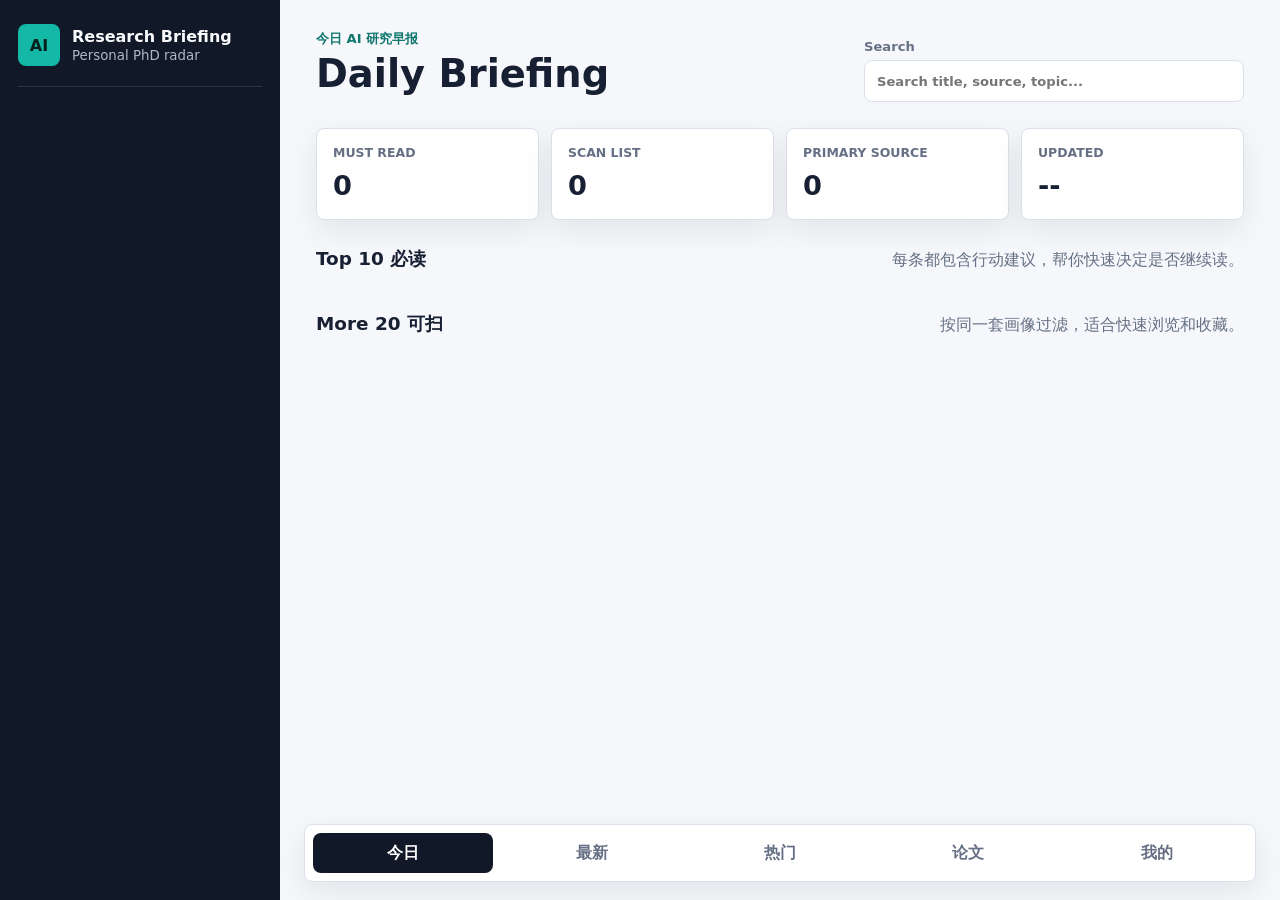
<file: index.html>
<!doctype html>
<html lang="zh-CN">
  <head>
    <meta charset="utf-8" />
    <meta name="viewport" content="width=device-width, initial-scale=1" />
    <meta http-equiv="refresh" content="0; url=./app/index.html" />
    <title>AI Research Briefing</title>
    <style>
      body {
        display: grid;
        min-height: 100vh;
        margin: 0;
        place-items: center;
        color: #172033;
        background: #f5f7fa;
        font-family: Inter, ui-sans-serif, system-ui, -apple-system, BlinkMacSystemFont, "Segoe UI", sans-serif;
      }

      a {
        color: #0f766e;
        font-weight: 800;
      }
    </style>
  </head>
  <body>
    <p>Opening <a href="./app/index.html">AI Research Briefing</a>...</p>
  </body>
</html>
</file>
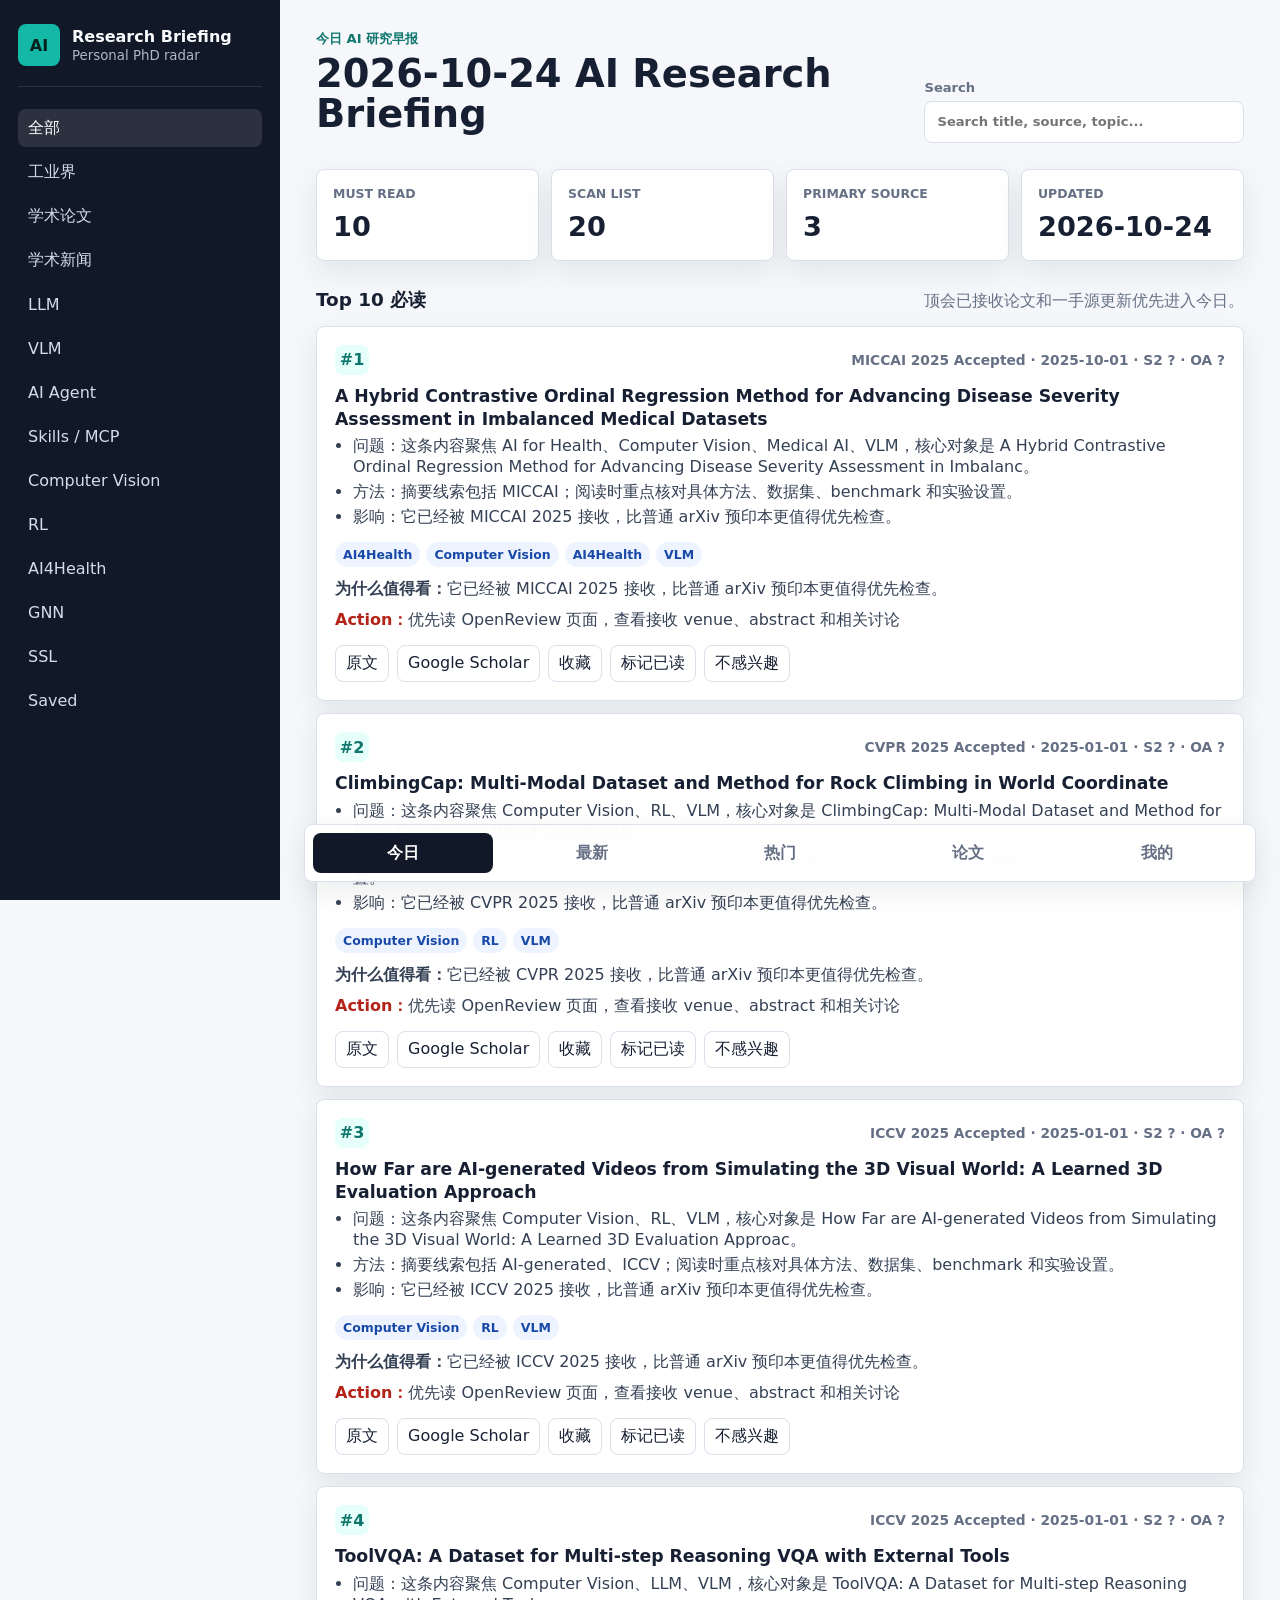
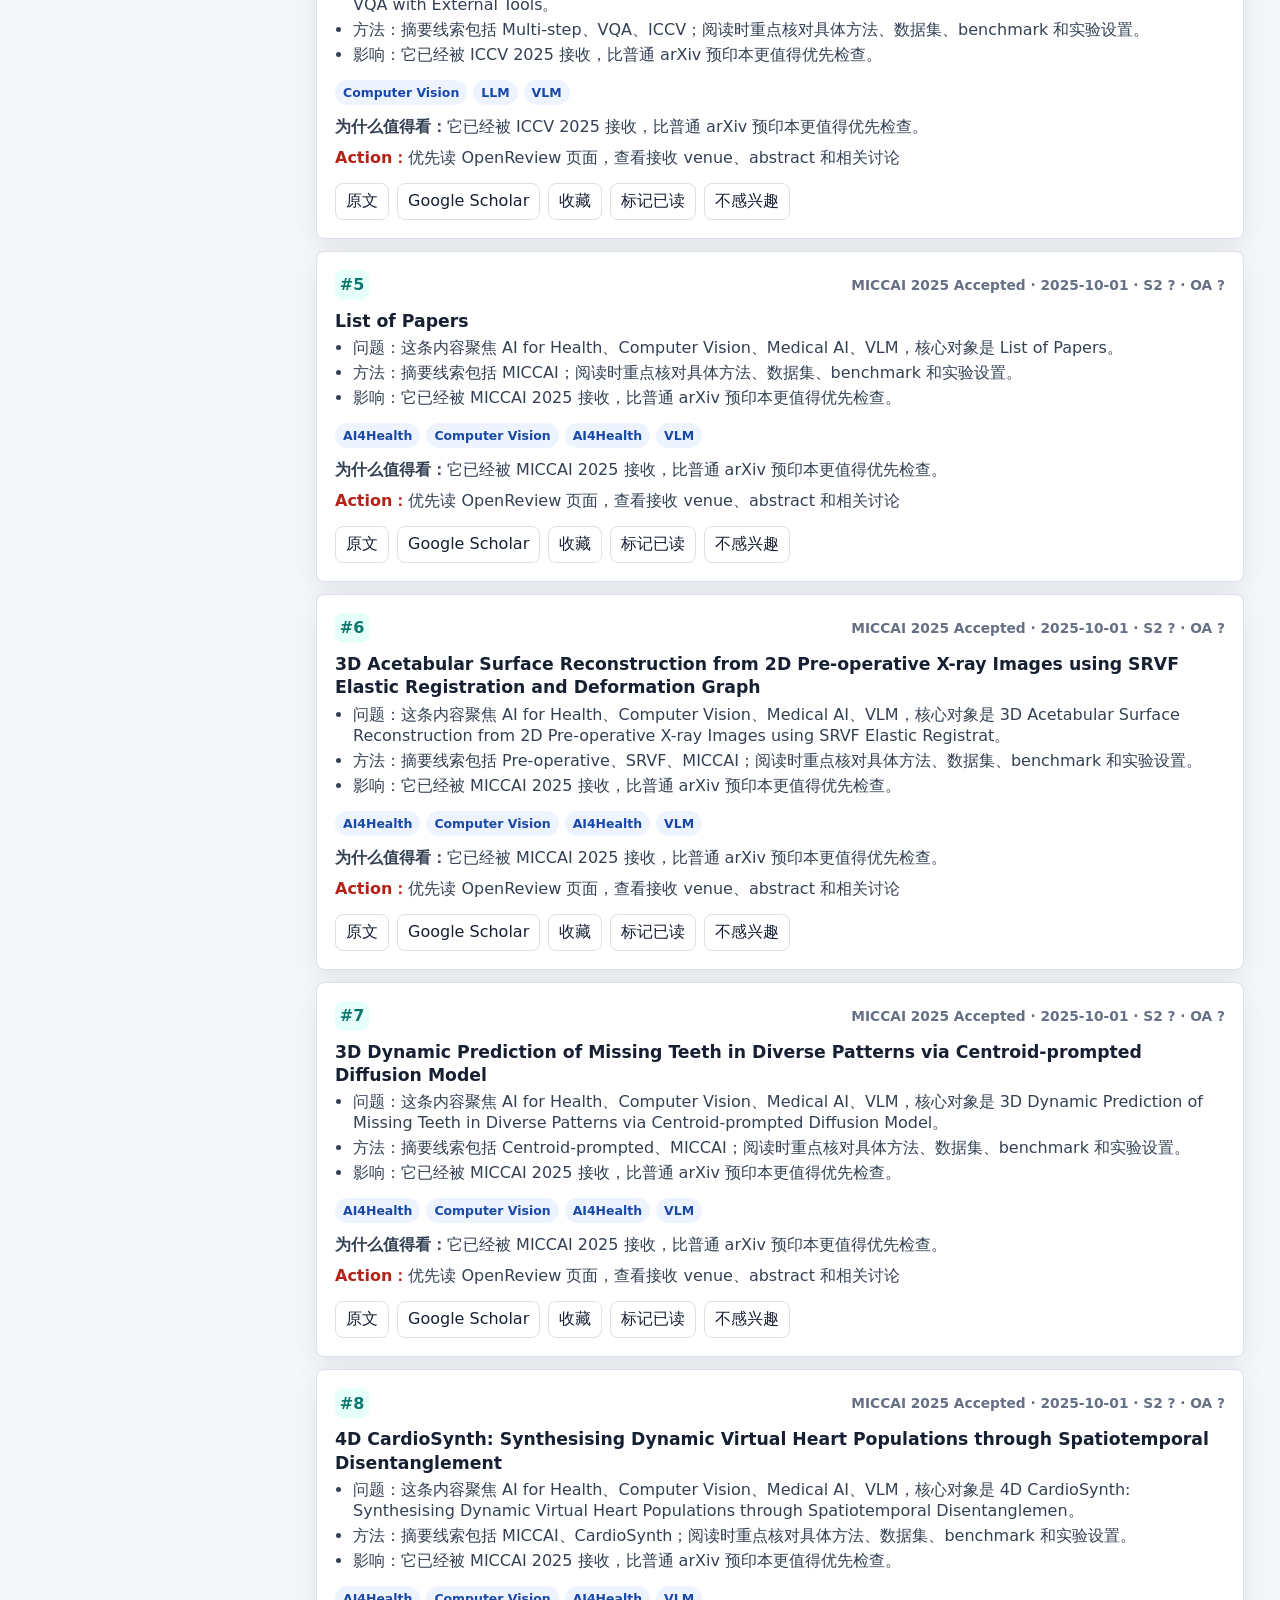
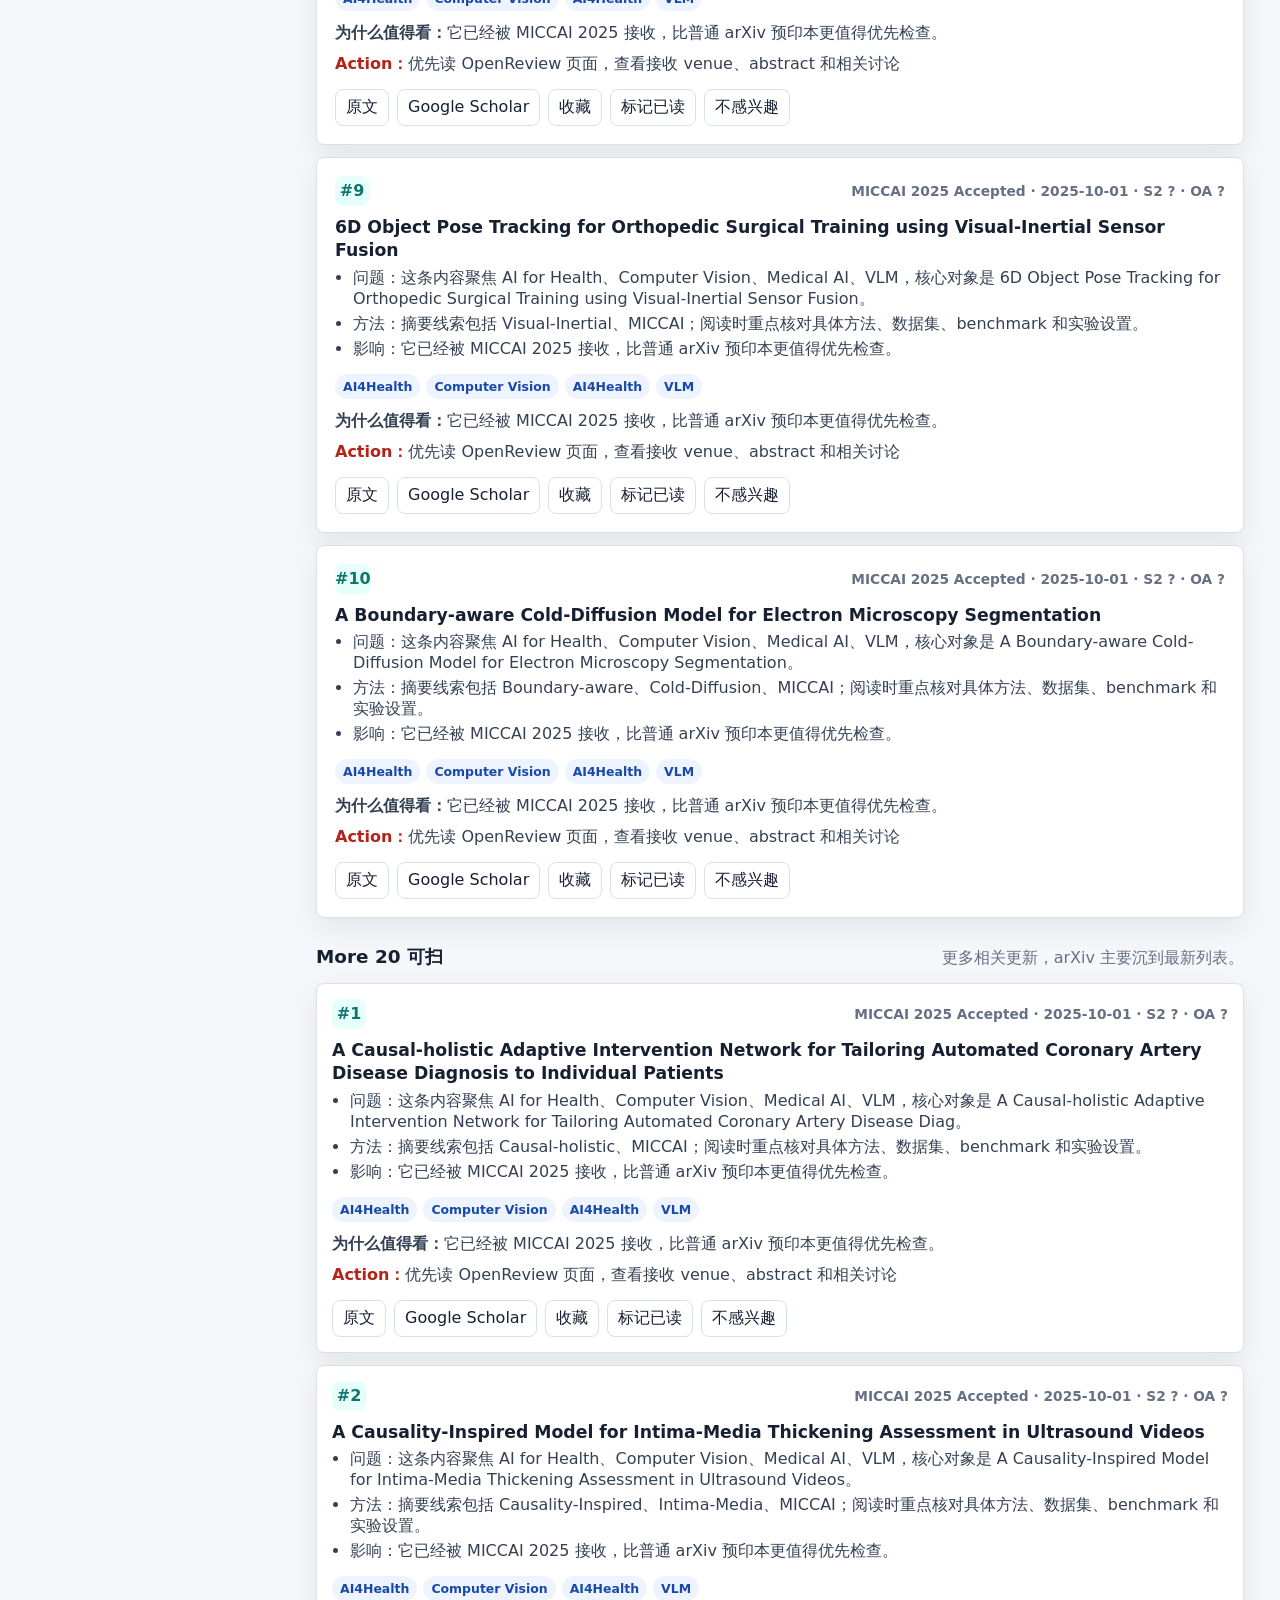
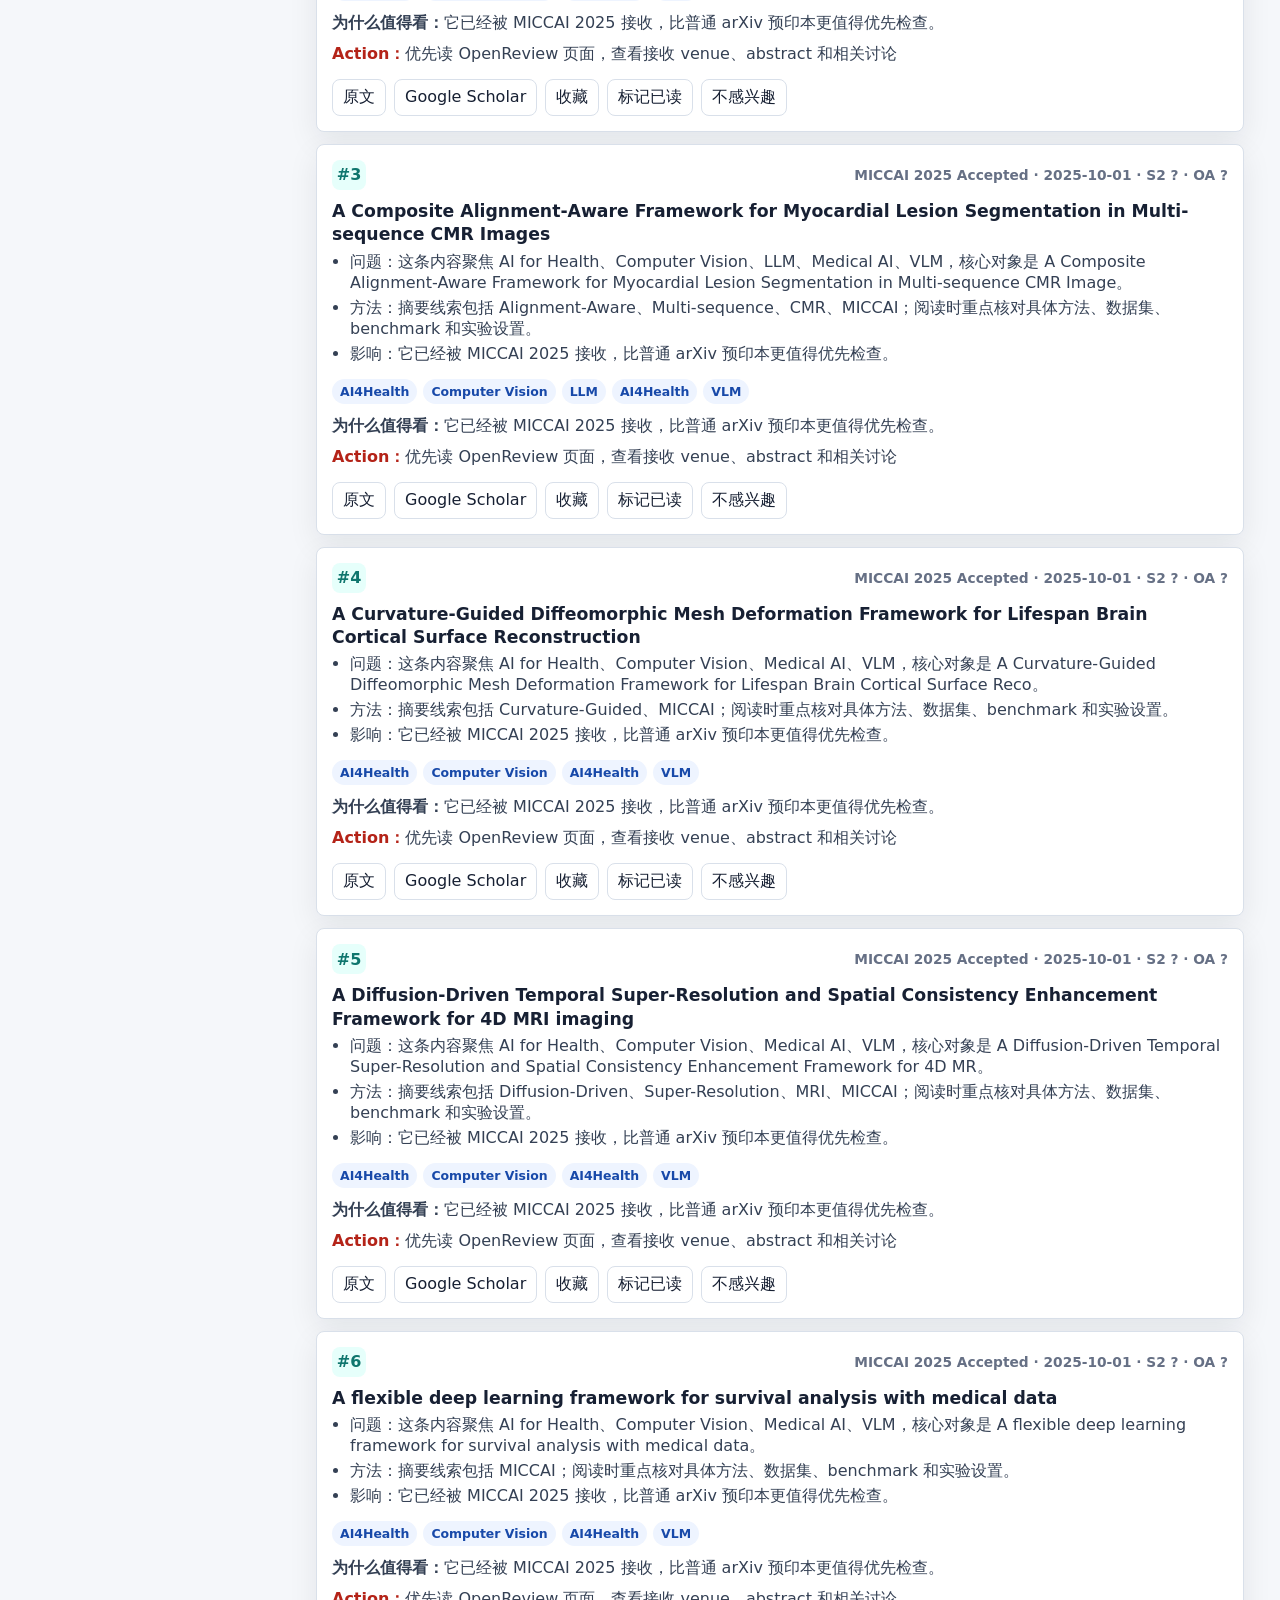
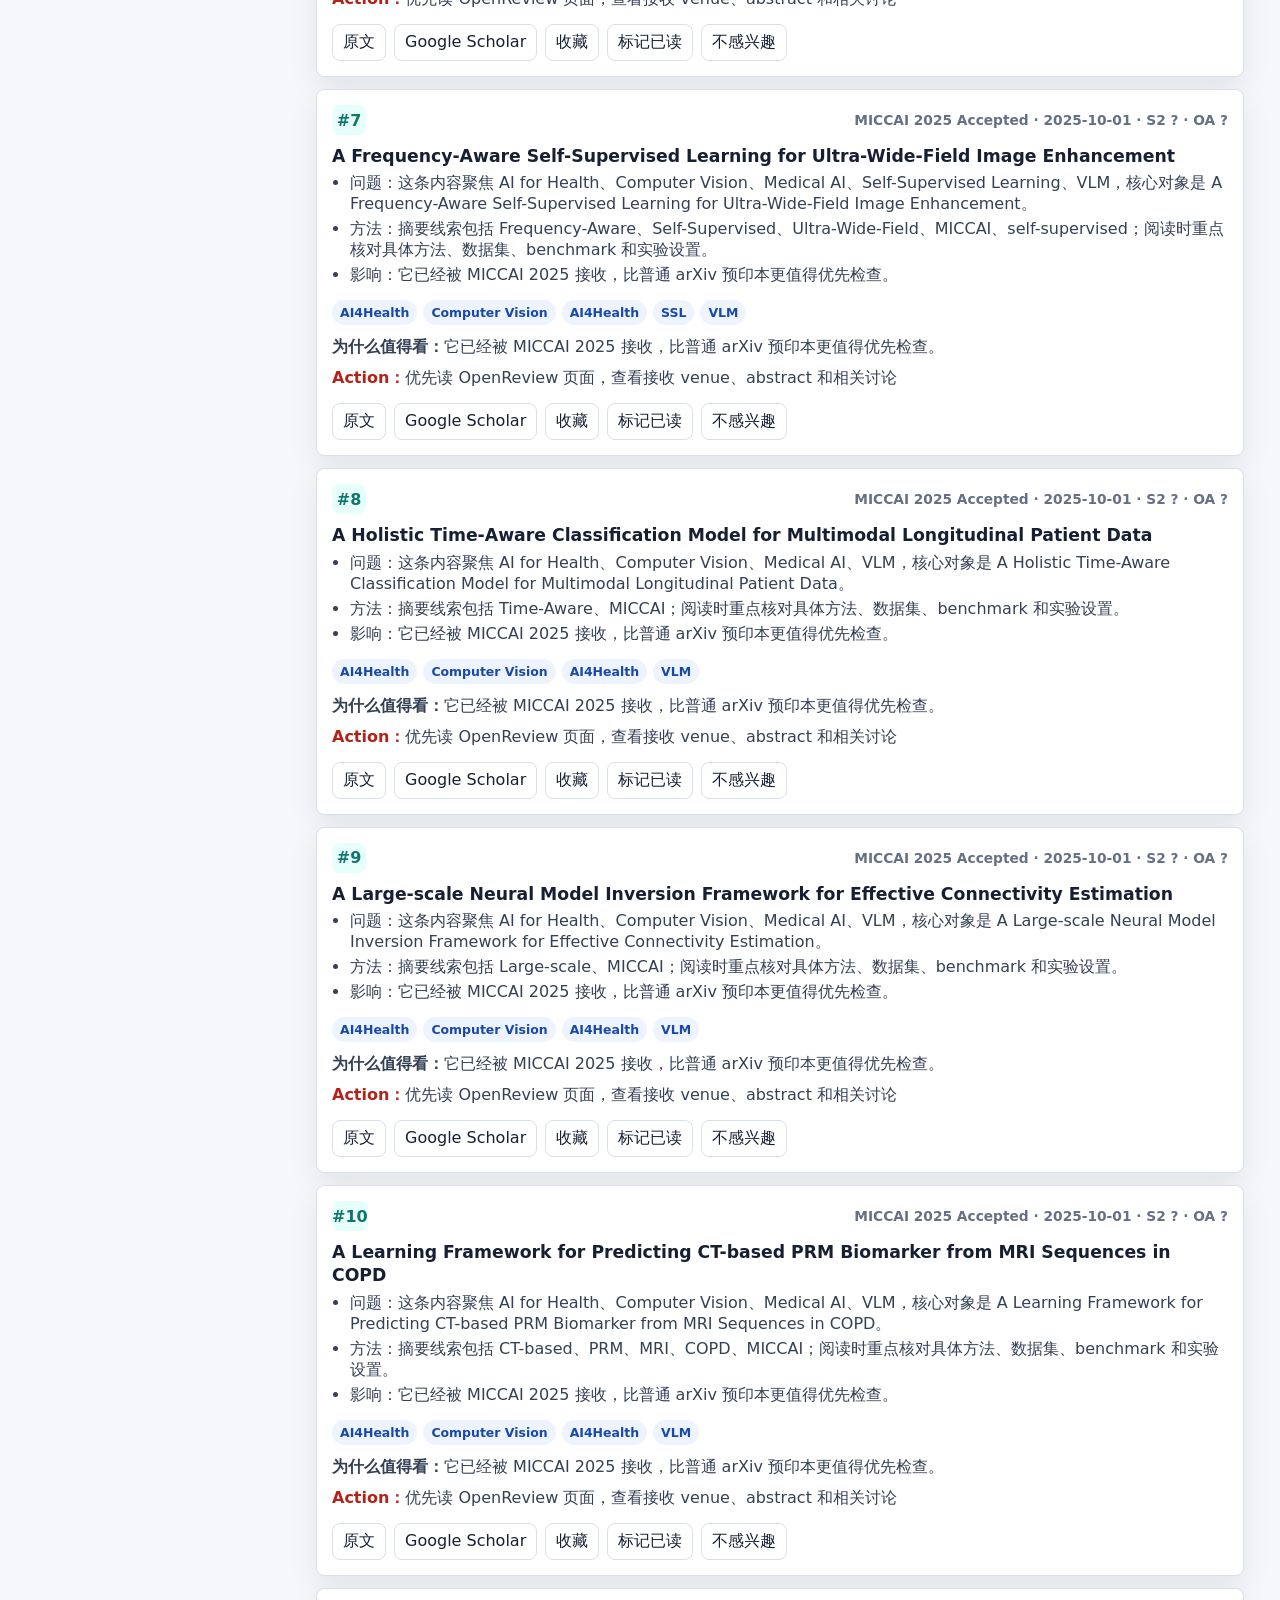
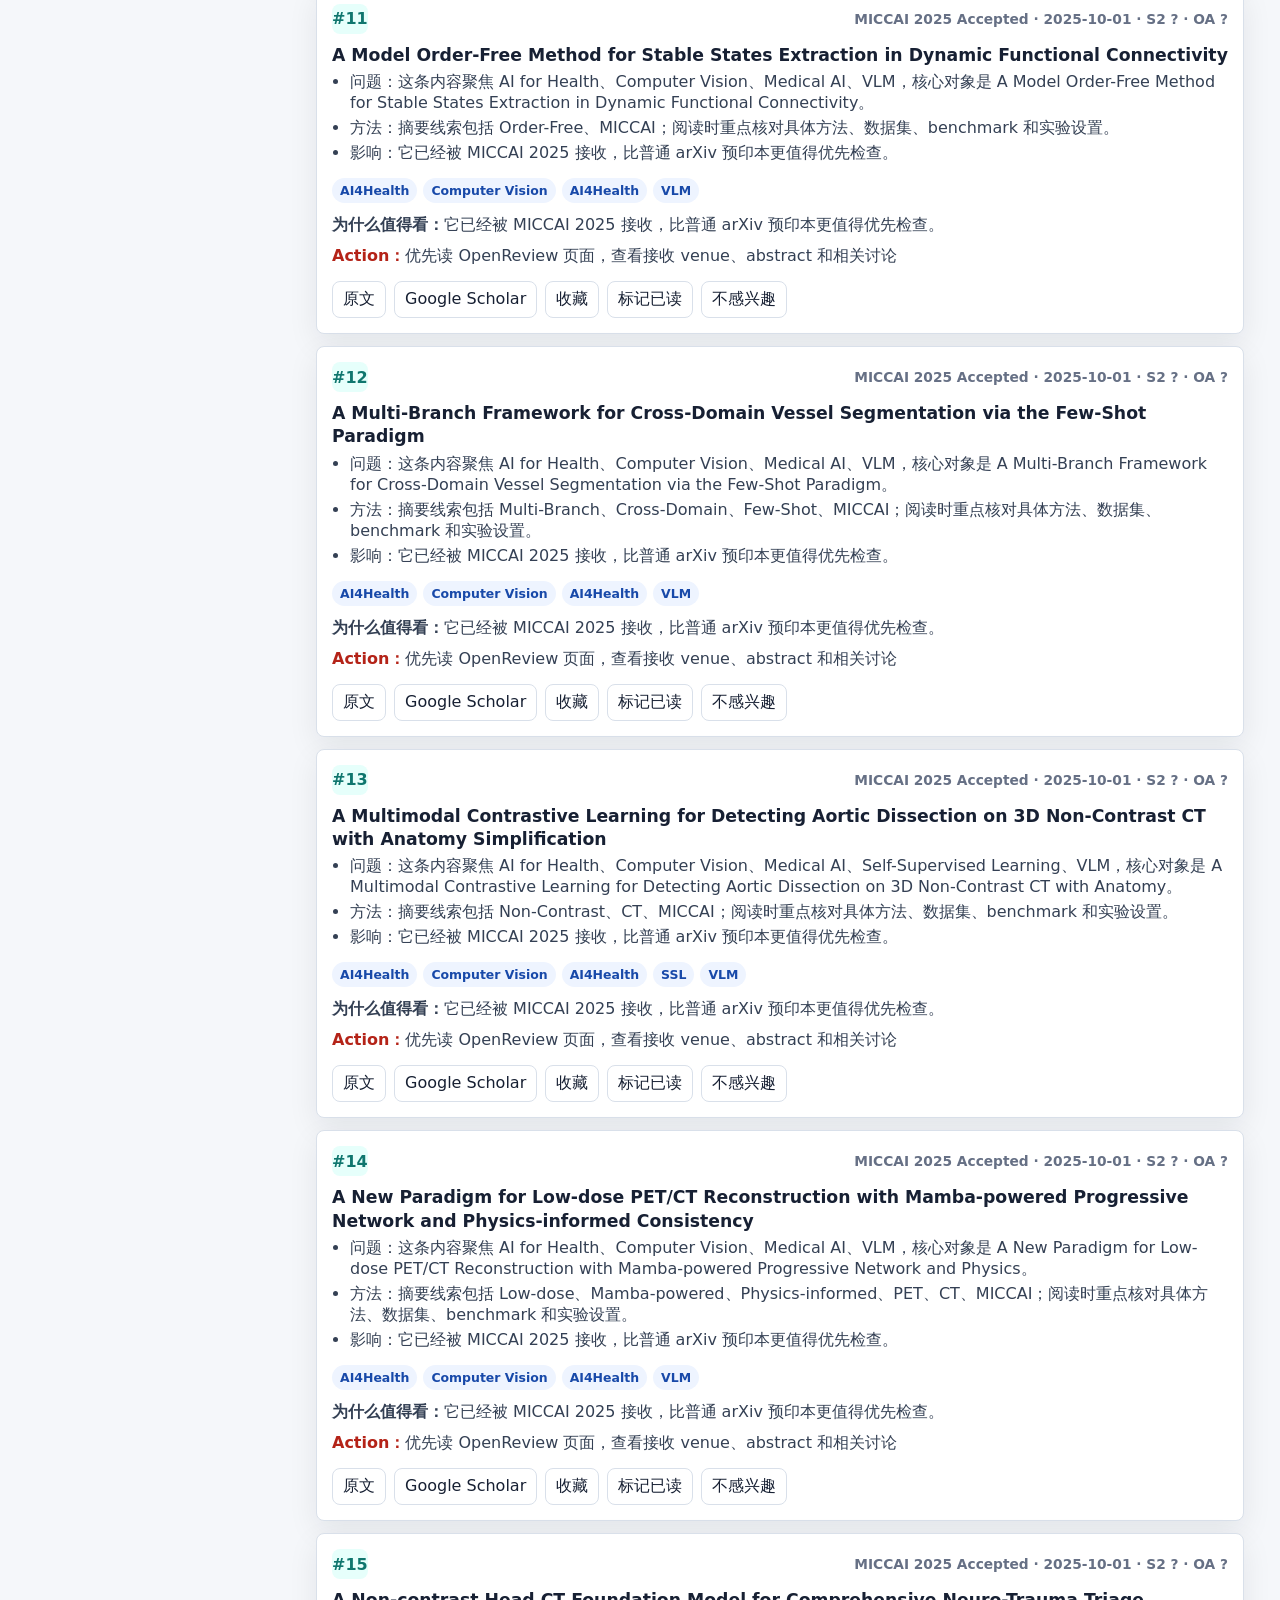
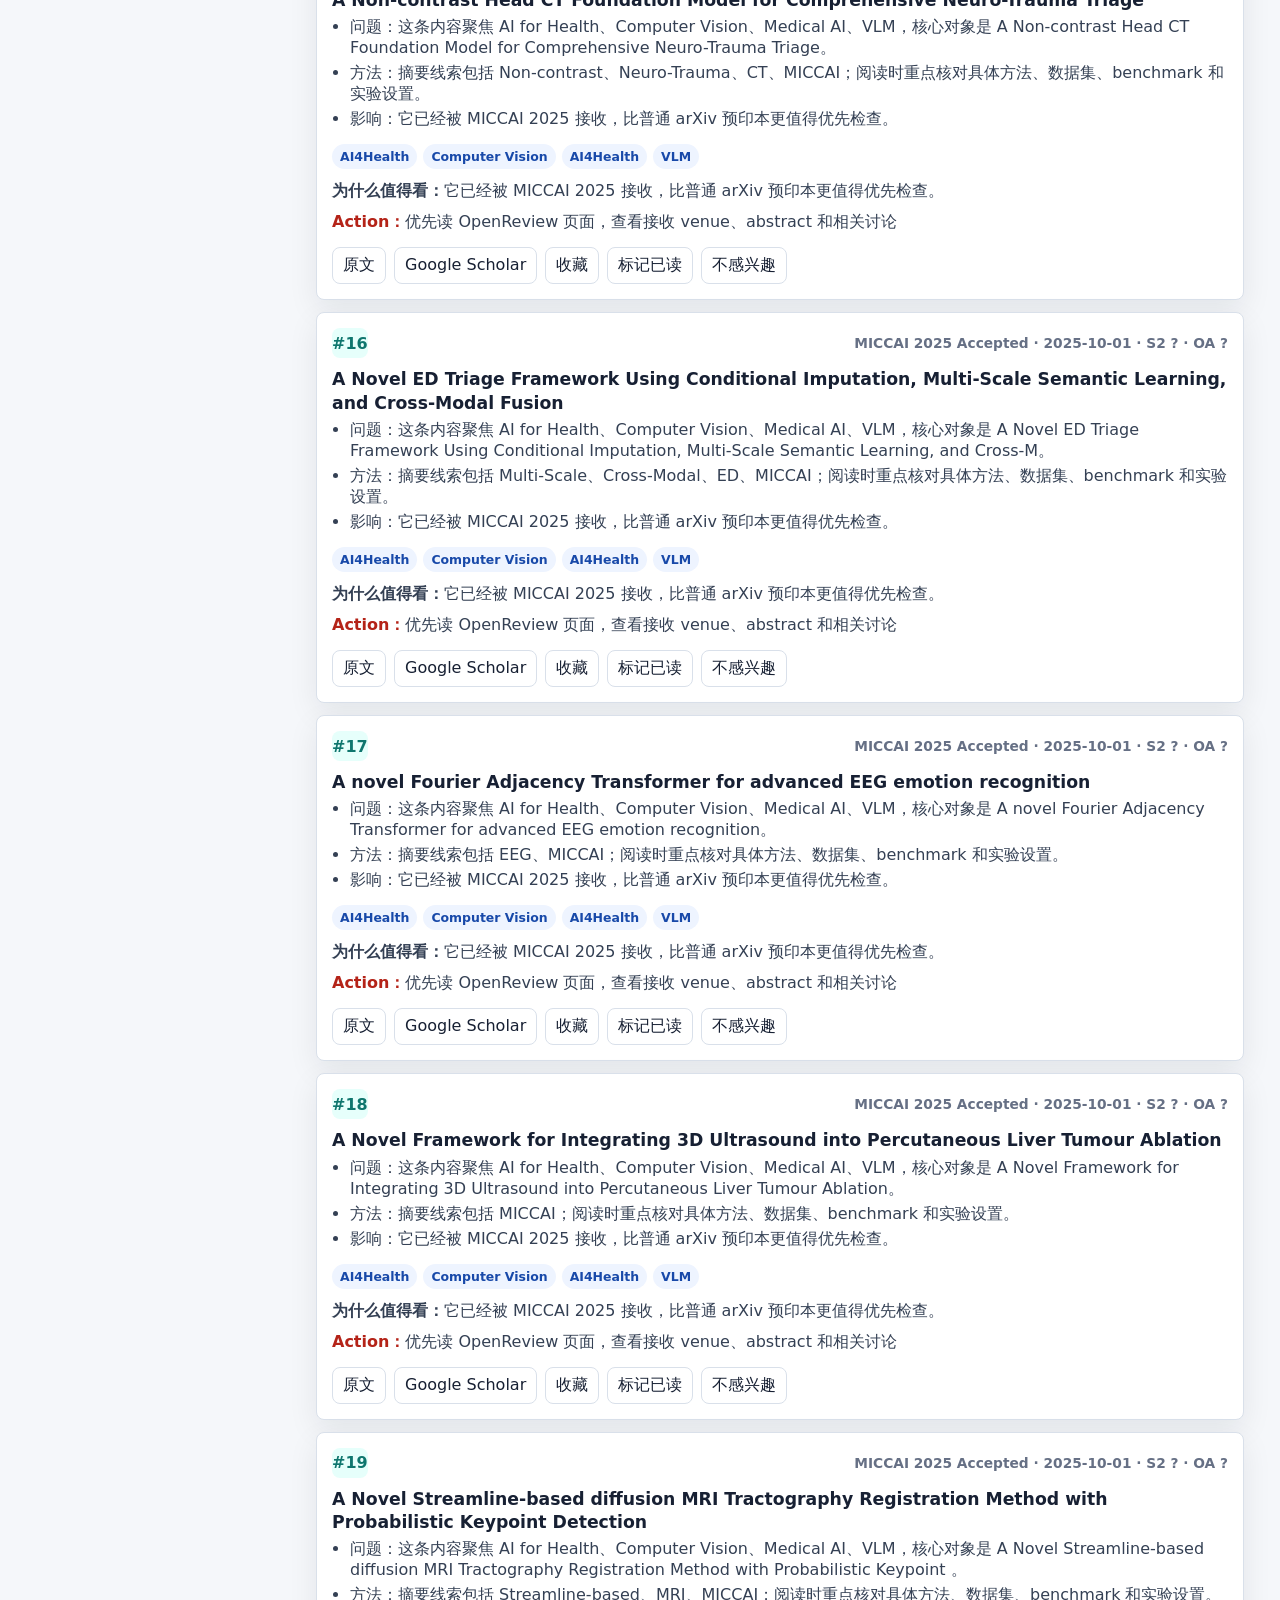
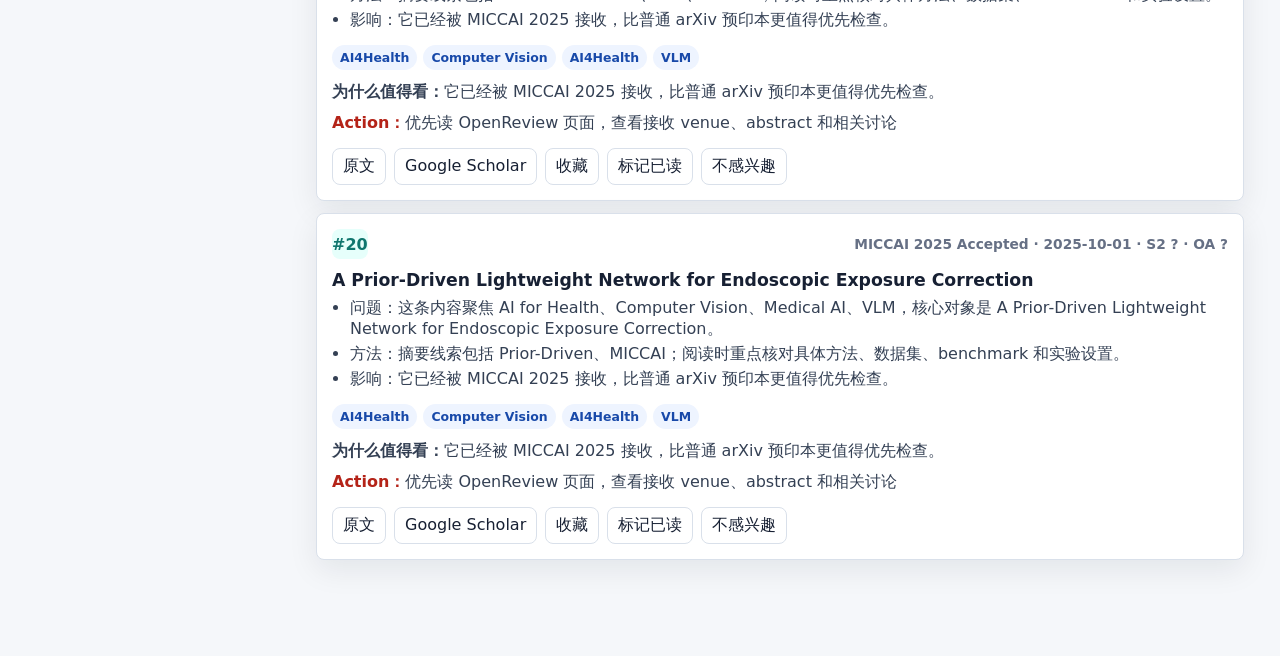
<file: app/index.html>
<!doctype html>
<html lang="zh-CN">
  <head>
    <meta charset="utf-8" />
    <meta name="viewport" content="width=device-width, initial-scale=1" />
    <meta name="theme-color" content="#111827" />
    <title>AI Briefing</title>
    <link rel="manifest" href="./manifest.json" />
    <link rel="stylesheet" href="./styles.css" />
  </head>
  <body>
    <div class="shell">
      <aside class="sidebar" aria-label="Topic filters">
        <div class="brand">
          <span class="brand-mark">AI</span>
          <div>
            <strong>Research Briefing</strong>
            <small>Personal PhD radar</small>
          </div>
        </div>
        <nav id="topicNav" class="topic-nav"></nav>
      </aside>

      <main class="main">
        <header class="topbar">
          <div>
            <p class="eyebrow">今日 AI 研究早报</p>
            <h1 id="digestTitle">Daily Briefing</h1>
          </div>
          <label class="search">
            <span>Search</span>
            <input id="searchInput" type="search" placeholder="Search title, source, topic..." />
          </label>
        </header>

        <section class="hero-strip" aria-label="Digest summary">
          <div>
            <span class="metric-label">Must Read</span>
            <strong id="topCount">0</strong>
          </div>
          <div>
            <span class="metric-label">Scan List</span>
            <strong id="moreCount">0</strong>
          </div>
          <div>
            <span class="metric-label">Primary Source</span>
            <strong id="sourceCount">0</strong>
          </div>
          <div>
            <span class="metric-label">Updated</span>
            <strong id="updatedAt">--</strong>
          </div>
        </section>

        <section class="section-block">
          <div class="section-heading">
            <h2 id="primaryHeading">Top 10 必读</h2>
            <p id="primaryHint">每条都包含行动建议，帮你快速决定是否继续读。</p>
          </div>
          <div id="topList" class="feed"></div>
        </section>

        <section id="moreSection" class="section-block">
          <div class="section-heading">
            <h2 id="secondaryHeading">More 20 可扫</h2>
            <p id="secondaryHint">按同一套画像过滤，适合快速浏览和收藏。</p>
          </div>
          <div id="moreList" class="feed compact"></div>
        </section>
      </main>
    </div>

    <nav class="bottom-nav" aria-label="Reading modes">
      <button class="active" data-mode="today">今日</button>
      <button data-mode="latest">最新</button>
      <button data-mode="hot">热门</button>
      <button data-mode="papers">论文</button>
      <button data-mode="mine">我的</button>
    </nav>

    <script src="./app.js"></script>
  </body>
</html>
</file>
<file: app/styles.css>
:root {
  --bg: #f5f7fa;
  --panel: #ffffff;
  --ink: #172033;
  --muted: #667085;
  --line: #d9e0ea;
  --accent: #0f766e;
  --accent-2: #b42318;
  --chip: #eef4ff;
  --shadow: 0 10px 30px rgba(16, 24, 40, 0.08);
}

* {
  box-sizing: border-box;
}

body {
  margin: 0;
  color: var(--ink);
  background: var(--bg);
  font-family: Inter, ui-sans-serif, system-ui, -apple-system, BlinkMacSystemFont, "Segoe UI", sans-serif;
  letter-spacing: 0;
}

button,
input {
  font: inherit;
}

.shell {
  display: grid;
  grid-template-columns: 280px minmax(0, 1fr);
  min-height: 100vh;
}

.sidebar {
  position: sticky;
  top: 0;
  height: 100vh;
  padding: 24px 18px;
  background: #111827;
  color: #f9fafb;
  overflow-y: auto;
}

.brand {
  display: flex;
  align-items: center;
  gap: 12px;
  padding-bottom: 20px;
  border-bottom: 1px solid rgba(255, 255, 255, 0.12);
}

.brand-mark {
  display: grid;
  width: 42px;
  height: 42px;
  place-items: center;
  border-radius: 8px;
  background: #14b8a6;
  color: #05201d;
  font-weight: 800;
}

.brand small {
  display: block;
  margin-top: 2px;
  color: #aeb8c8;
}

.topic-nav {
  display: grid;
  gap: 6px;
  margin-top: 22px;
}

.topic-nav button {
  width: 100%;
  min-height: 38px;
  padding: 8px 10px;
  border: 0;
  border-radius: 8px;
  color: #d7dde8;
  background: transparent;
  text-align: left;
  cursor: pointer;
}

.topic-nav button:hover,
.topic-nav button.active {
  color: #ffffff;
  background: rgba(255, 255, 255, 0.11);
}

.main {
  min-width: 0;
  padding: 30px 36px 96px;
}

.topbar {
  display: flex;
  align-items: end;
  justify-content: space-between;
  gap: 20px;
}

.eyebrow {
  margin: 0 0 6px;
  color: var(--accent);
  font-size: 0.82rem;
  font-weight: 800;
  text-transform: uppercase;
}

h1,
h2,
p {
  margin-top: 0;
}

h1 {
  margin-bottom: 8px;
  font-size: clamp(1.7rem, 3vw, 2.5rem);
  line-height: 1.05;
}

.muted,
.section-heading p {
  color: var(--muted);
}

.search {
  display: grid;
  gap: 6px;
  width: min(380px, 100%);
  color: var(--muted);
  font-size: 0.82rem;
  font-weight: 700;
}

.search input {
  width: 100%;
  height: 42px;
  padding: 0 12px;
  border: 1px solid var(--line);
  border-radius: 8px;
  background: #fff;
  color: var(--ink);
}

.hero-strip {
  display: grid;
  grid-template-columns: repeat(4, minmax(0, 1fr));
  gap: 12px;
  margin: 26px 0;
}

.hero-strip div {
  min-height: 92px;
  padding: 16px;
  border: 1px solid var(--line);
  border-radius: 8px;
  background: var(--panel);
  box-shadow: var(--shadow);
}

.metric-label {
  display: block;
  color: var(--muted);
  font-size: 0.78rem;
  font-weight: 800;
  text-transform: uppercase;
}

.hero-strip strong {
  display: block;
  margin-top: 10px;
  font-size: 1.7rem;
}

.section-block {
  margin-top: 26px;
}

.section-heading {
  display: flex;
  align-items: end;
  justify-content: space-between;
  gap: 16px;
  margin-bottom: 14px;
}

.section-heading h2 {
  margin-bottom: 0;
  font-size: 1.15rem;
}

.section-heading p {
  margin-bottom: 0;
  text-align: right;
}

.feed {
  display: grid;
  gap: 12px;
}

.item-card {
  padding: 18px;
  border: 1px solid var(--line);
  border-radius: 8px;
  background: var(--panel);
  box-shadow: var(--shadow);
}

.item-topline {
  display: flex;
  align-items: center;
  justify-content: space-between;
  gap: 14px;
  margin-bottom: 10px;
}

.rank {
  display: inline-grid;
  min-width: 34px;
  height: 30px;
  place-items: center;
  border-radius: 8px;
  background: #e6fffb;
  color: #0f766e;
  font-weight: 800;
}

.source {
  color: var(--muted);
  font-size: 0.86rem;
  font-weight: 700;
}

.item-card h3 {
  margin: 0 0 5px;
  font-size: 1.08rem;
  line-height: 1.35;
}

.title-link {
  color: var(--ink);
  text-decoration: none;
}

.title-link:hover {
  color: var(--accent);
  text-decoration: underline;
}

.summary {
  margin: 0 0 14px;
  padding-left: 18px;
  color: #344054;
}

.summary li {
  margin: 4px 0;
}

.chips {
  display: flex;
  flex-wrap: wrap;
  gap: 6px;
  margin: 12px 0;
}

.chip {
  padding: 5px 8px;
  border-radius: 999px;
  background: var(--chip);
  color: #1849a9;
  font-size: 0.78rem;
  font-weight: 750;
}

.why,
.action {
  margin: 10px 0 0;
  color: #344054;
}

.action strong {
  color: var(--accent-2);
}

.card-actions {
  display: flex;
  flex-wrap: wrap;
  gap: 8px;
  margin-top: 14px;
}

.card-actions button,
.card-actions a {
  min-height: 34px;
  padding: 7px 10px;
  border: 1px solid var(--line);
  border-radius: 8px;
  color: var(--ink);
  background: #fff;
  text-decoration: none;
  cursor: pointer;
}

.card-actions button.active {
  border-color: #0f766e;
  background: #e6fffb;
  color: #0f766e;
}

.compact .item-card {
  padding: 15px;
}

.bottom-nav {
  position: fixed;
  right: 24px;
  bottom: 18px;
  left: 304px;
  display: grid;
  grid-template-columns: repeat(5, 1fr);
  gap: 8px;
  padding: 8px;
  border: 1px solid var(--line);
  border-radius: 8px;
  background: rgba(255, 255, 255, 0.94);
  box-shadow: var(--shadow);
  backdrop-filter: blur(12px);
}

.bottom-nav button {
  min-height: 40px;
  border: 0;
  border-radius: 8px;
  background: transparent;
  color: var(--muted);
  cursor: pointer;
  font-weight: 800;
}

.bottom-nav button.active {
  background: #111827;
  color: #fff;
}

@media (max-width: 900px) {
  .shell {
    display: block;
  }

  .sidebar {
    position: relative;
    height: auto;
    padding: 16px;
  }

  .topic-nav {
    grid-auto-flow: column;
    grid-auto-columns: max-content;
    overflow-x: auto;
  }

  .topic-nav button {
    white-space: nowrap;
  }

  .main {
    padding: 22px 16px 100px;
  }

  .topbar,
  .section-heading {
    display: block;
  }

  .section-heading p {
    margin-top: 6px;
    text-align: left;
  }

  .hero-strip {
    grid-template-columns: repeat(2, minmax(0, 1fr));
  }

  .bottom-nav {
    left: 10px;
    right: 10px;
    bottom: 10px;
  }
}
</file>
